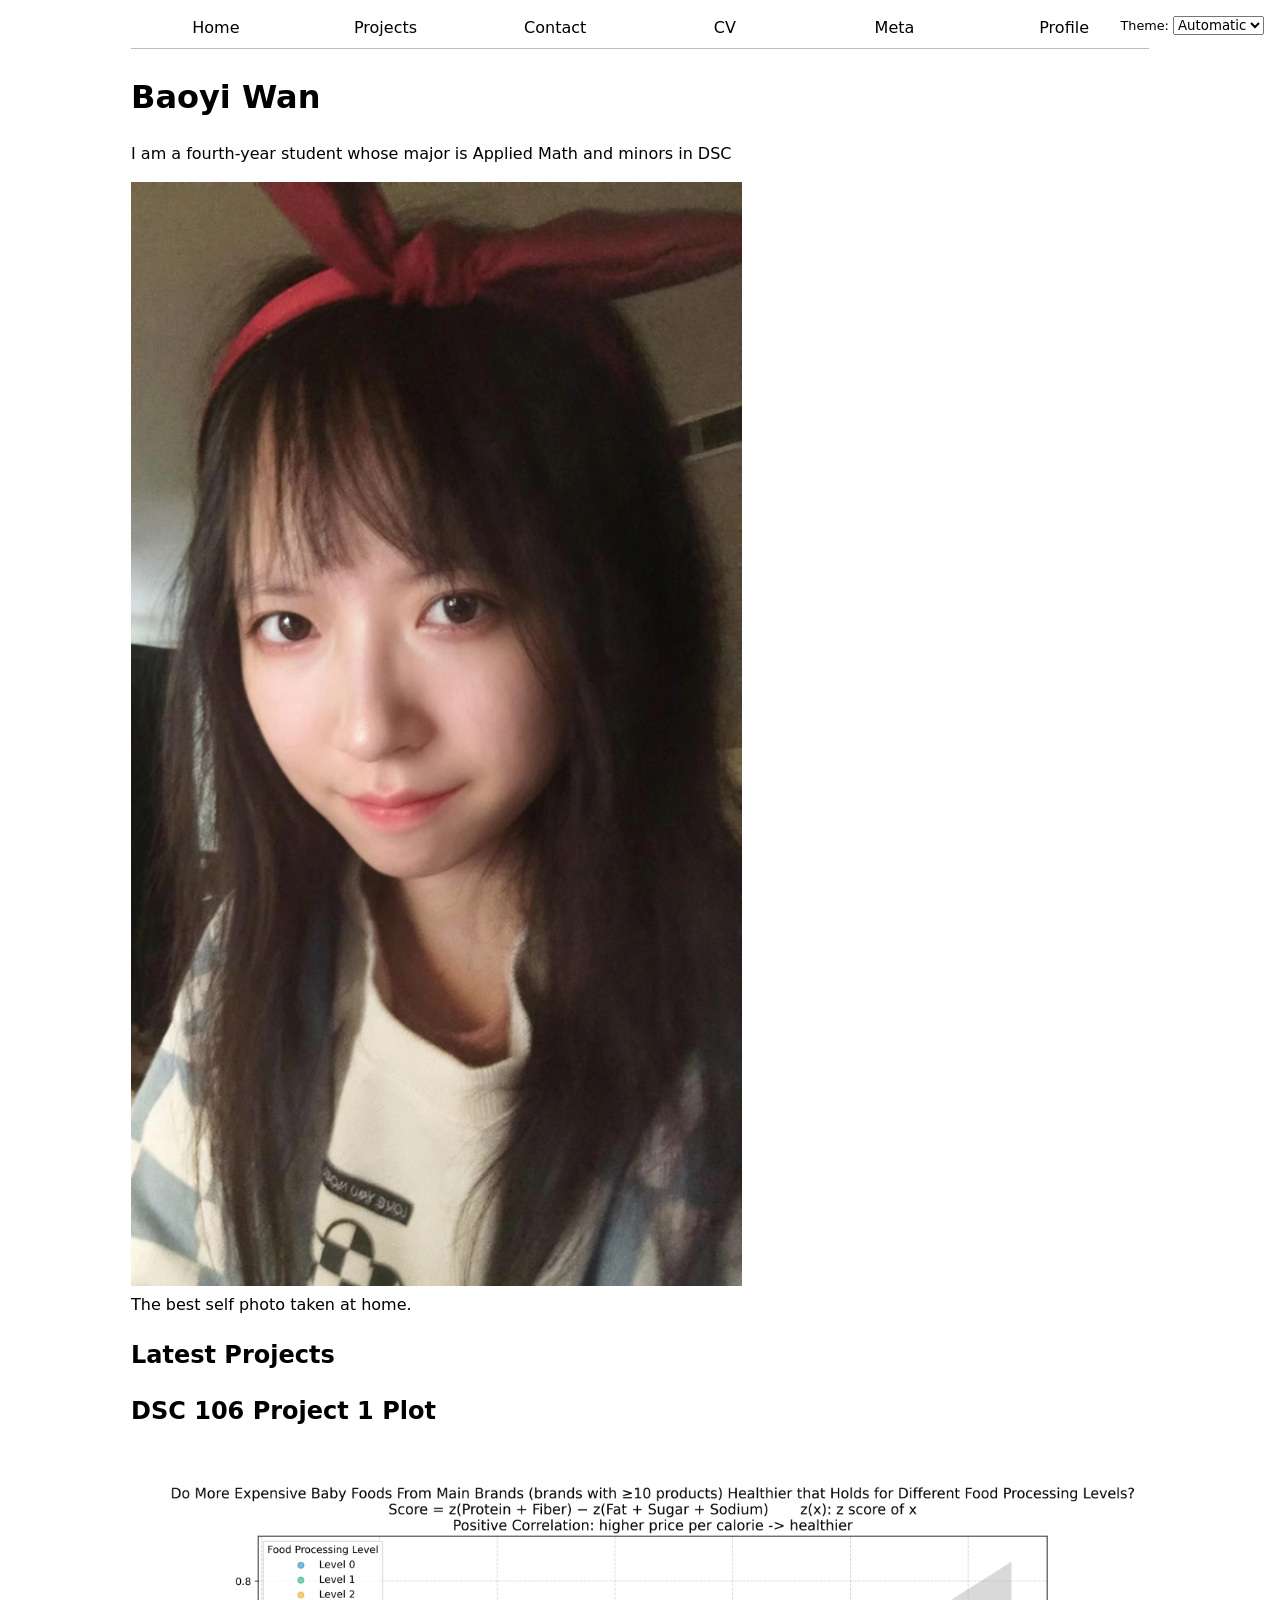
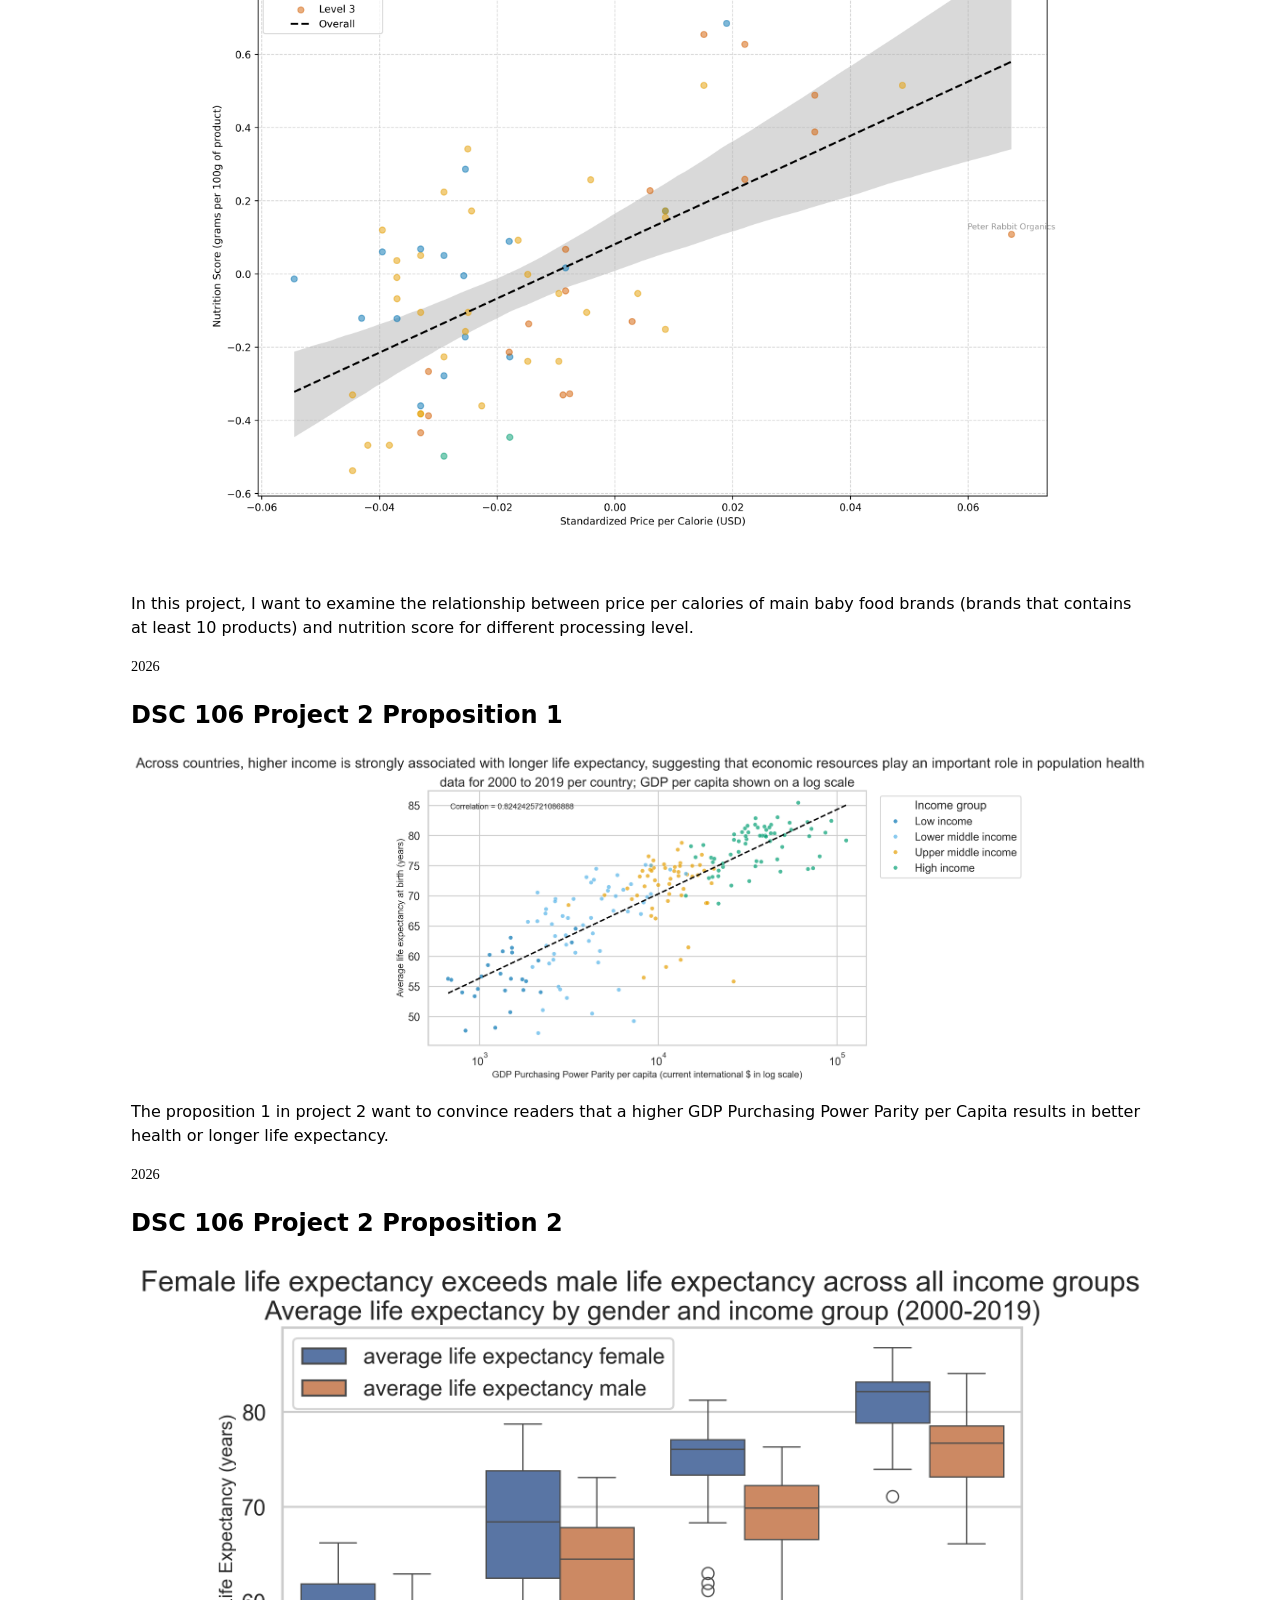
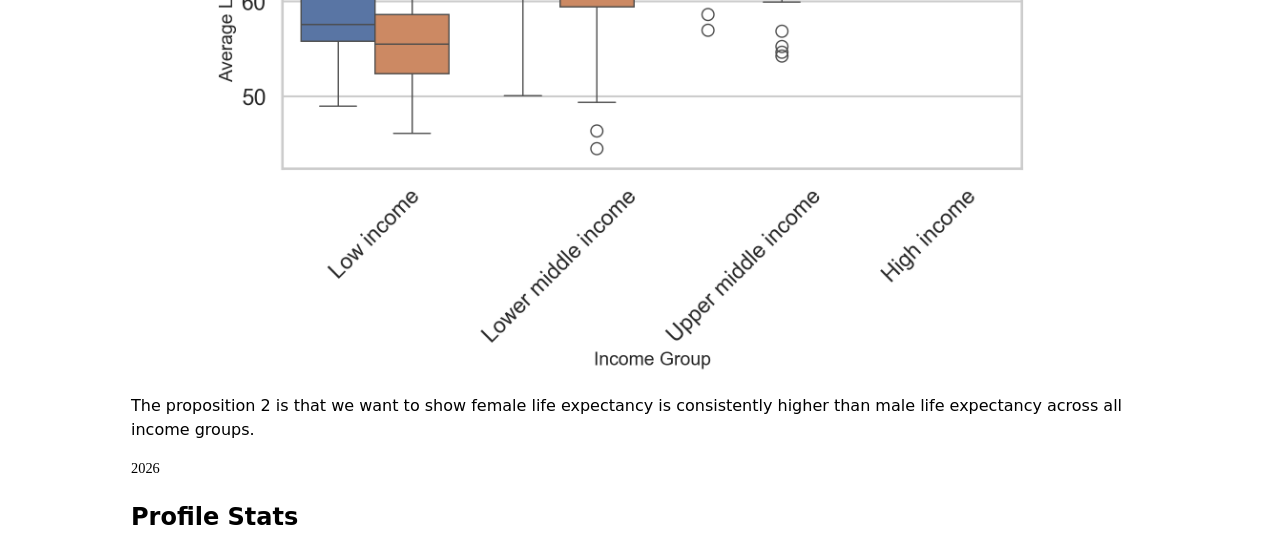
<file: index.html>
<!DOCTYPE html>
<html lang="en">
<head>
  <!--
  <nav>
  <ul>
    <li><a href="index.html">Home</a></li>
    <li><a href="projects/">Projects</a></li>
    <li><a href="contact/">Contact</a></li>
    <li><a href="cv/">CV</a></li>
    <li><a href="https://github.com/BaoyiWan" target="_blank">Profile</a></li>
  </ul>
</nav> 
-->


<style>
  :root {
    --color-accent: oklch(65% 50% 0);
  }
  html {
    accent-color: var(--color-accent);
  }
  nav { 
    display: flex;
    margin-bottom: 1.5em;
    border-bottom: 1px solid oklch(80% 3% 200); 
  }
  nav ul, nav li { 
    display: contents; 
  }
  nav a { 
    flex: 1; 
    text-decoration: none;     
    color: inherit;            
    text-align: center;         
    padding: 0.5em; 
  }
  nav a.current {
    border-bottom: 0.4em solid oklch(80% 3% 200);
    padding-bottom: 0.1em;     
  }
  nav a:hover {
    border-bottom: 0.4em solid var(--color-accent);
    padding-bottom: 0.1em;
  }
</style>

    
</head>
<body>
  <meta charset="UTF-8">
    <meta name="viewport" content="width=device-width, initial-scale=1.0">
    <title>Baoyi Wan: Personal site and portfolio</title>
    <h1>Baoyi Wan</h1>
    <p>I am a fourth-year student whose major is Applied Math and minors in DSC</p>
    <img src="images/self_photo.jpg" alt="The best self photo taken at home."  class="profile-photo">
    <figcaption>The best self photo taken at home.</figcaption>
    <link rel="stylesheet" href="style.css">
    <style>
        body {
            max-width: 100ch; 
            margin-inline: max(1em, (100% - 100ch) / 2); 
        }
    </style>  

<h2>Latest Projects</h2>
<div class="projects">
  <!-- Dynamically added content will appear here -->
</div>
<h2>Profile Stats</h2>
<div id="profile-stats"></div>

<script src="global.js" type="module"></script>
<script src="index.js" type="module"></script>
</body>
</html>
</file>
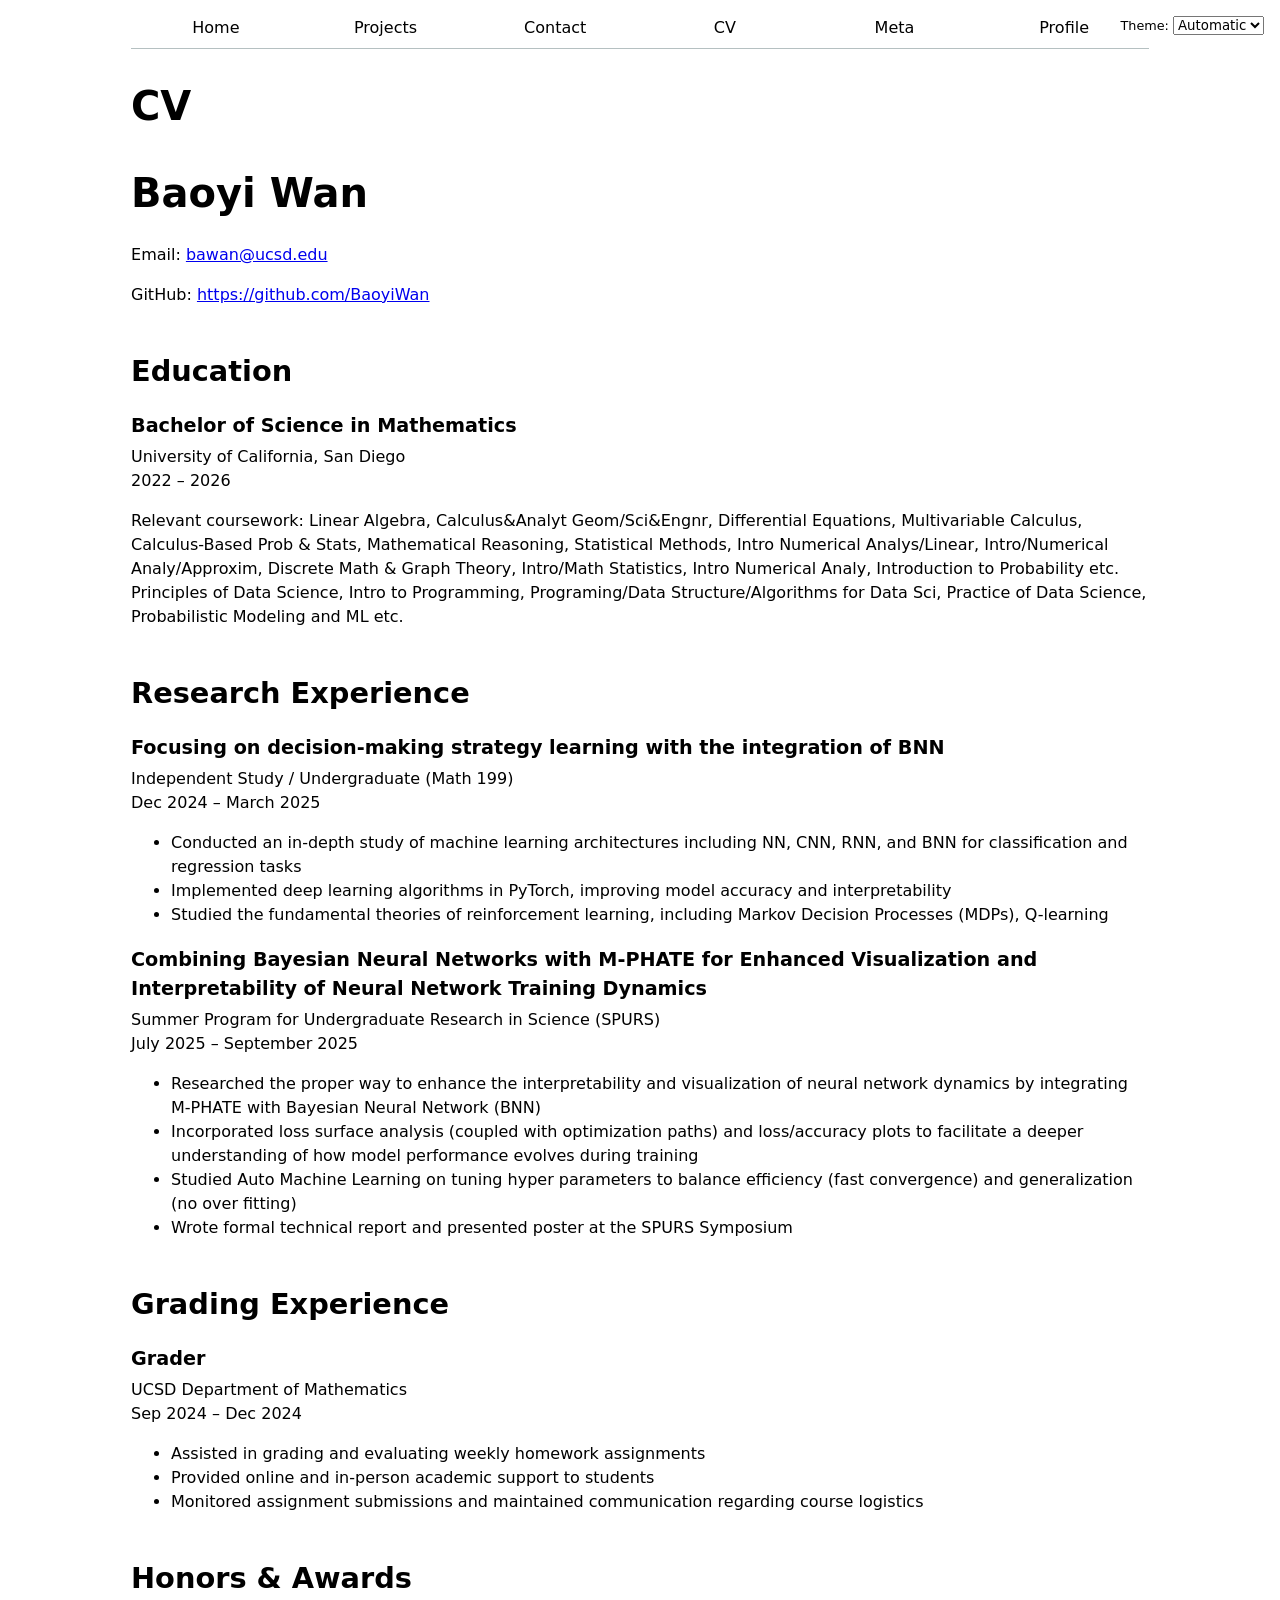
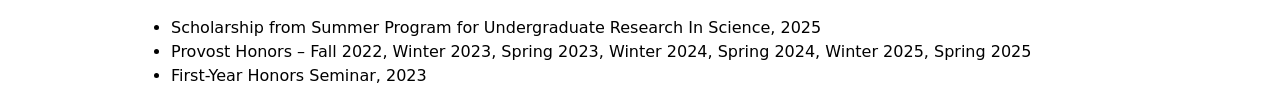
<file: cv/index.html>
<!DOCTYPE html>
<html lang="en">
<head>
    <meta charset="UTF-8">
    <meta name="viewport" content="width=device-width, initial-scale=1.0">
    <title>CV</title>
    <link rel="stylesheet" href="../style.css">
    <style>
        body {
            max-width: 100ch; 
            margin-inline: max(1em, (100% - 100ch) / 2); 
        }
    </style>
</head>
<body>

<!--
<nav>
  <ul>
    <li><a href="../index.html">Home</a></li>
    <li><a href="../projects/">Projects</a></li>
    <li><a href="../contact/">Contact</a></li>
    <li><a href="../cv/">CV</a></li>
    <li><a href="https://github.com/BaoyiWan" target="_blank">Profile</a></li>
  </ul>
</nav>
-->

<style>
  :root {
    --color-accent: oklch(65% 50% 0);
  }
  html {
    accent-color: var(--color-accent);
  }
  nav { 
    display: flex;
    margin-bottom: 1.5em;
    border-bottom: 1px solid oklch(80% 3% 200); 
  }
  nav ul, nav li { 
    display: contents; 
  }
  nav a { 
    flex: 1; 
    text-decoration: none;     
    color: inherit;            
    text-align: center;         
    padding: 0.5em; 
  }
  nav a.current {
    border-bottom: 0.4em solid oklch(80% 3% 200);
    padding-bottom: 0.1em;     
  }
  nav a:hover {
    border-bottom: 0.4em solid var(--color-accent);
    padding-bottom: 0.1em;
  }
</style>


<h1>CV</h1>

<header>
  <h1>Baoyi Wan</h1>
  <p>Email: <a href="bawan@ucsd.edu">bawan@ucsd.edu</a></p>
  <p>GitHub: <a href="https://github.com/BaoyiWan" target="_blank">https://github.com/BaoyiWan</a></p>
</header>


<section>
  <h2>Education</h2>

  <article>
    <header>
      <h3>Bachelor of Science in Mathematics</h3>
      <p>University of California, San Diego</p>
      <p>
        <time datetime="2022">2022</time> –
        <time datetime="2026">2026</time>
      </p>
    </header>
    <p>Relevant coursework: Linear Algebra, Calculus&Analyt Geom/Sci&Engnr, Differential Equations, Multivariable Calculus, Calculus-Based Prob & Stats, Mathematical Reasoning, Statistical Methods, Intro Numerical Analys/Linear, Intro/Numerical Analy/Approxim, Discrete Math & Graph Theory, Intro/Math Statistics, Intro Numerical Analy, Introduction to Probability etc. Principles of Data Science, Intro to Programming, Programing/Data Structure/Algorithms for Data Sci, Practice of Data Science, Probabilistic Modeling and ML etc.</p>
  </article>

</section>

<section>
  <h2>Research Experience</h2>

  <article>
    <header>
      <h3>Focusing on decision-making strategy learning with the integration of BNN</h3>
      <p>Independent Study / Undergraduate (Math 199)</p>
      <p>
        <time datetime="2024-12">Dec 2024</time> –
        <time datetime="2025-03">March 2025</time>
      </p>
    </header>
    <ul>
      <li>Conducted an in-depth study of machine learning architectures including NN, CNN, RNN, and BNN for classification and regression tasks</li>
      <li>Implemented deep learning algorithms in PyTorch, improving model accuracy and interpretability</li>
      <li>Studied the fundamental theories of reinforcement learning, including Markov Decision Processes (MDPs), Q-learning</li>
    </ul>
  </article>

  <article>
    <header>
      <h3>Combining Bayesian Neural Networks with M-PHATE for Enhanced Visualization and Interpretability of Neural Network Training Dynamics</h3>
      <p>Summer Program for Undergraduate Research in Science (SPURS)</p>
      <p>
        <time datetime="2025-07">July 2025</time> –
        <time datetime="2025-09">September 2025</time>
      </p>
    </header>
    <ul>
      <li>Researched the proper way to enhance the interpretability and visualization of neural network dynamics by integrating M-PHATE with Bayesian Neural Network (BNN)</li>
      <li>Incorporated loss surface analysis (coupled with optimization paths) and loss/accuracy plots to facilitate a deeper understanding of how model performance evolves during training</li>
      <li>Studied Auto Machine Learning on tuning hyper parameters to balance efficiency (fast convergence) and generalization (no over fitting)</li>
      <li>Wrote formal technical report and presented poster at the SPURS Symposium</li>
    </ul>
  </article>
</section>


<section>
  <h2>Grading Experience</h2>

  <article>
    <header>
      <h3>Grader</h3>
      <p>UCSD Department of Mathematics</p>
      <p>
        <time datetime="2024-09">Sep 2024</time> –
        <time datetime="2024-12">Dec 2024</time>
      </p>
    </header>
    <ul>
      <li>Assisted in grading and evaluating weekly homework assignments</li>
      <li>Provided online and in-person academic support to students</li>
      <li>Monitored assignment submissions and maintained communication regarding course logistics</li>
    </ul>
  </article>

</section>

<section>
  <h2>Honors & Awards</h2>
    <ul>
      <li>Scholarship from Summer Program for Undergraduate Research In Science, 2025</li>
      <li>Provost Honors – Fall 2022, Winter 2023, Spring 2023, Winter 2024, Spring 2024, Winter 2025, Spring 2025</li>
      <li>First-Year Honors Seminar, 2023</li>
    </ul>
  </article>

</section>

<style>
  h1:first-of-type {
    font-size: 2.5em;  
    margin-bottom: 0.5em;
  }

  header h1 {
    font-size: 1.8em;
    margin-bottom: 0.2em;
  }

  h2 {
    font-size: 1.8em;   
    margin-top: 1.5em; 
    margin-bottom: 0.5em;
  }

  h3 {
    font-size: 1.2em;
    margin-bottom: 0.2em;
  }

  section {
    margin-bottom: 1.5em; 
  }

  article {
    margin-bottom: 1em;
  }

  article header p {
    margin: 0;
  }
</style>
<script src="../global.js" type="module"></script>
</body>
</html>
</file>
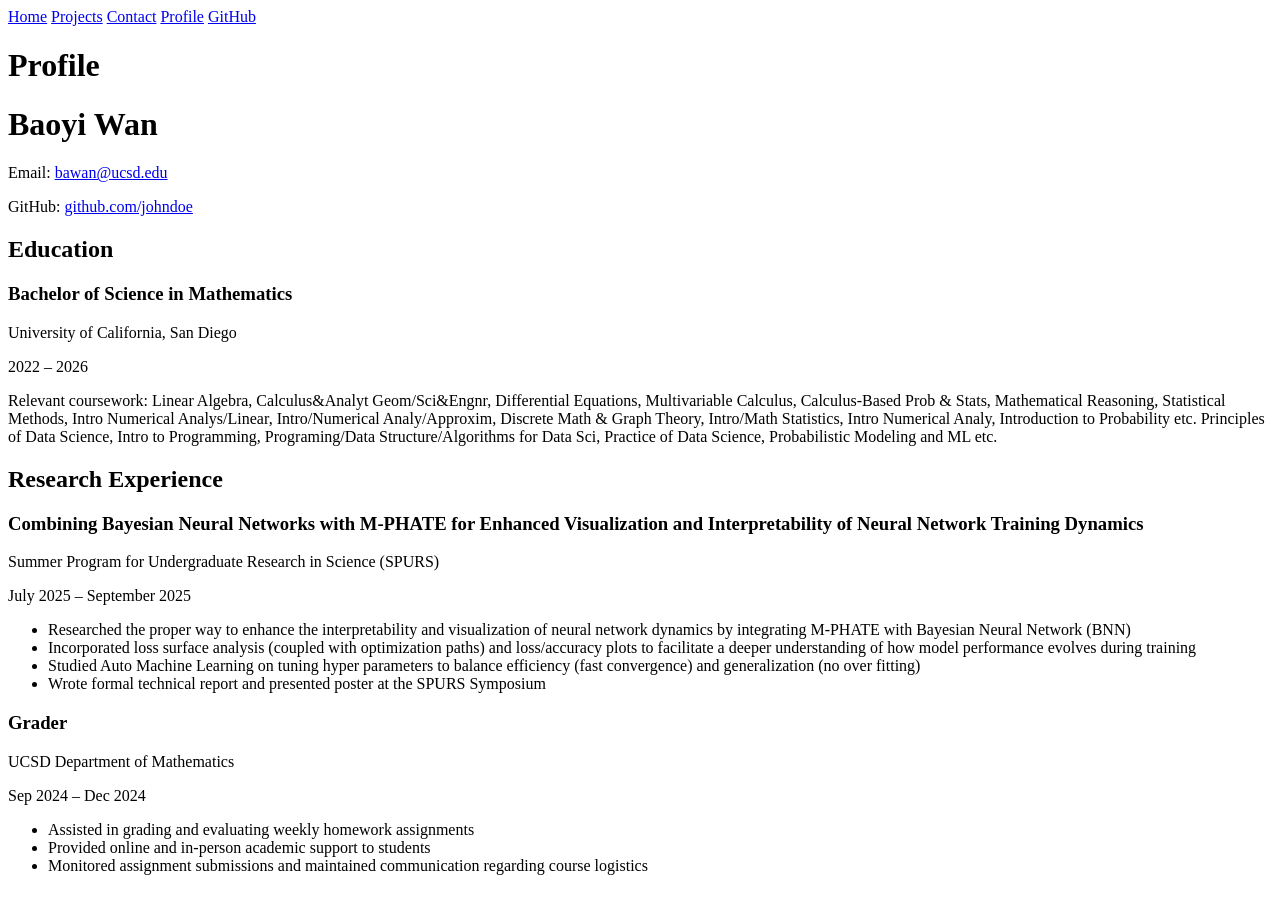
<file: profile/index.html>
<!DOCTYPE html>
<html lang="en">
<head>
    <meta charset="UTF-8">
    <meta name="viewport" content="width=device-width, initial-scale=1.0">
    <title>Profile</title>
</head>
<body>

<nav>
    <a href="../index.html">Home</a>
    <a href="../projects/">Projects</a>
    <a href="../contact/">Contact</a>
    <a href="../profile/">Profile</a>
    <a href="https://github.com/BaoyiWan" target="_blank">GitHub</a>
</nav>

<h1>Profile</h1>

<header>
  <h1>Baoyi Wan</h1>
  <p>Email: <a href="bawan@ucsd.edu">bawan@ucsd.edu</a></p>
  <p>GitHub: <a href="https://github.com/BaoyiWan" target="_blank">github.com/johndoe</a></p>
</header>


<section>
  <h2>Education</h2>

  <article>
    <header>
      <h3>Bachelor of Science in Mathematics</h3>
      <p>University of California, San Diego</p>
      <p>
        <time datetime="2022">2022</time> –
        <time datetime="2026">2026</time>
      </p>
    </header>
    <p>Relevant coursework: Linear Algebra, Calculus&Analyt Geom/Sci&Engnr, Differential Equations, Multivariable Calculus, Calculus-Based Prob & Stats, Mathematical Reasoning, Statistical Methods, Intro Numerical Analys/Linear, Intro/Numerical Analy/Approxim, Discrete Math & Graph Theory, Intro/Math Statistics, Intro Numerical Analy, Introduction to Probability etc. Principles of Data Science, Intro to Programming, Programing/Data Structure/Algorithms for Data Sci, Practice of Data Science, Probabilistic Modeling and ML etc.</p>
  </article>

</section>

<section>
  <h2>Research Experience</h2>

  <article>
    <header>
      <h3>Combining Bayesian Neural Networks with M-PHATE for Enhanced Visualization and Interpretability of Neural Network Training Dynamics</h3>
      <p>Summer Program for Undergraduate Research in Science (SPURS)</p>
      <p>
        <time datetime="2025-07">July 2025</time> –
        <time datetime="2025-09">September 2025</time>
      </p>
    </header>
    <ul>
      <li>Researched the proper way to enhance the interpretability and visualization of neural network dynamics by integrating M-PHATE with Bayesian Neural Network (BNN)</li>
      <li>Incorporated loss surface analysis (coupled with optimization paths) and loss/accuracy plots to facilitate a deeper understanding of how model performance evolves during training</li>
      <li>Studied Auto Machine Learning on tuning hyper parameters to balance efficiency (fast convergence) and generalization (no over fitting)</li>
      <li>Wrote formal technical report and presented poster at the SPURS Symposium</li>
    </ul>
  </article>

  <article>
    <header>
      <h3>Grader</h3>
      <p>UCSD Department of Mathematics</p>
      <p>
        <time datetime="2024-09">Sep 2024</time> –
        <time datetime="2024-12">Dec 2024</time>
      </p>
    </header>
    <ul>
      <li>Assisted in grading and evaluating weekly homework assignments</li>
      <li>Provided online and in-person academic support to students</li>
      <li>Monitored assignment submissions and maintained communication regarding course logistics</li>
    </ul>
  </article>

</section>
    
</body>
</html>
</file>
<file: style.css>
body {
  /* Set line height to 1.5 times the font size
	   and use the OS’s UI font as the website font
	 */
  font: 100%/1.5 system-ui;
}

.profile-photo {
    max-width: 60%;
    height: auto;
}

:root {
  --color-accent: oklch(65% 50% 0);
}

html {
  color-scheme: light dark;
}

nav {
  /* Define the variable */
  --border-color: oklch(50% 10% 200 / 40%);
  border-bottom-color: var(--border-color);
}
nav a:hover {
  background-color: color-mix(in oklch, var(--color-accent), canvas 85%);
}

.color-scheme {
  position: absolute;
  top: 1rem;
  right: 1rem;
  font-size: 80%;
}

.color-scheme select {
  font-family: inherit;
}

.projects img {
    width: 100%;
    height: auto;
    object-fit: cover;
    display: block;
}

.project-year {
    font-size: 0.9em;
    font-family: "Baskerville", serif;
    font-variant-numeric: oldstyle-nums;
    margin: 0;
}

#projects-pie-plot {
      max-width: 20em;
      margin-block: 2em;
      overflow: visible;
}

&:has(path:hover) {
  path:not(:hover) {
    opacity: 0.5;
  }
}

path {
  transition: 300ms;
  cursor: pointer;
}

.selected {
  --color: oklch(60% 45% 0) !important;

  &:is(path) {
    fill: var(--color);
  }
}

/*meta*/
dl.info {
  display: grid;
  grid-template-columns: auto 1fr; /* 1st column fits content, 2nd takes remainder */
  transition-duration: 500ms;
  transition-property: opacity, visibility;
  background-color: white; /*3.2 box shadow*/
  backdrop-filter: blur(10px);               
  padding: 1.5rem;                           
  border-radius: 12px;                       
  box-shadow: 0 4px 15px rgba(0, 0, 0, 0.1);
  margin: 0; 
}

dl.info dt {
  font-weight: bold;
}

dl.info dd {
  margin: 0; 
}

.tooltip {
  position: fixed;
  top: 1em;
  left: 1em;
  padding: 0.5em;
} 

dl.info[hidden]:not(:hover, :focus-within) {
  opacity: 0;
  visibility: hidden;
}

circle {
  transition: 200ms;
  transform-origin: center;
  transform-box: fill-box;
}

circle:hover {
  transform: scale(1.5);
}

circle.selected {
  fill: #ff6b6b;
}

@keyframes marching-ants {
  to {
    stroke-dashoffset: -8; /* 5 + 3 */
  }
}

.selection {
  fill-opacity: 0.1;
  stroke: black;
  stroke-opacity: 0.7;
  stroke-dasharray: 5 3;
  animation: marching-ants 2s linear infinite;
}

#language-breakdown {
  display: grid;
  grid-template-columns: repeat(auto-fill, minmax(100px, 1fr)); 
  gap: 20px;
  column-gap: 50px;
  margin-top: 20px;
  text-align: center;
}

#language-breakdown dt {
  grid-row: 1; 
  font-weight: bold;
  font-size: 1.5em;
  text-transform: uppercase;
  color: black;
}

#language-breakdown dd {
  grid-row: 2; 
  margin-left: 0; 
  font-family: monospace;
  font-size: 2em;
}

.summary-title {
  margin-bottom: 10px;
  font-family: sans-serif;
  font-weight: bold;
}

#stats .stats {
  display: grid;
  grid-template-columns: repeat(6, 1fr);
  gap: 20px;
  margin-top: 10px; /* Space between "Summary" and stats */
}

/* Titles on top row */
#stats dt {
  grid-row: 1;
  font-size: 1rem;
  color: #999;
  text-transform: uppercase;
}

/* Numbers on bottom row */
#stats dd {
  grid-row: 2;
  margin: 0;
  font-size: 2rem;
  font-weight: 300;
}
</file>
